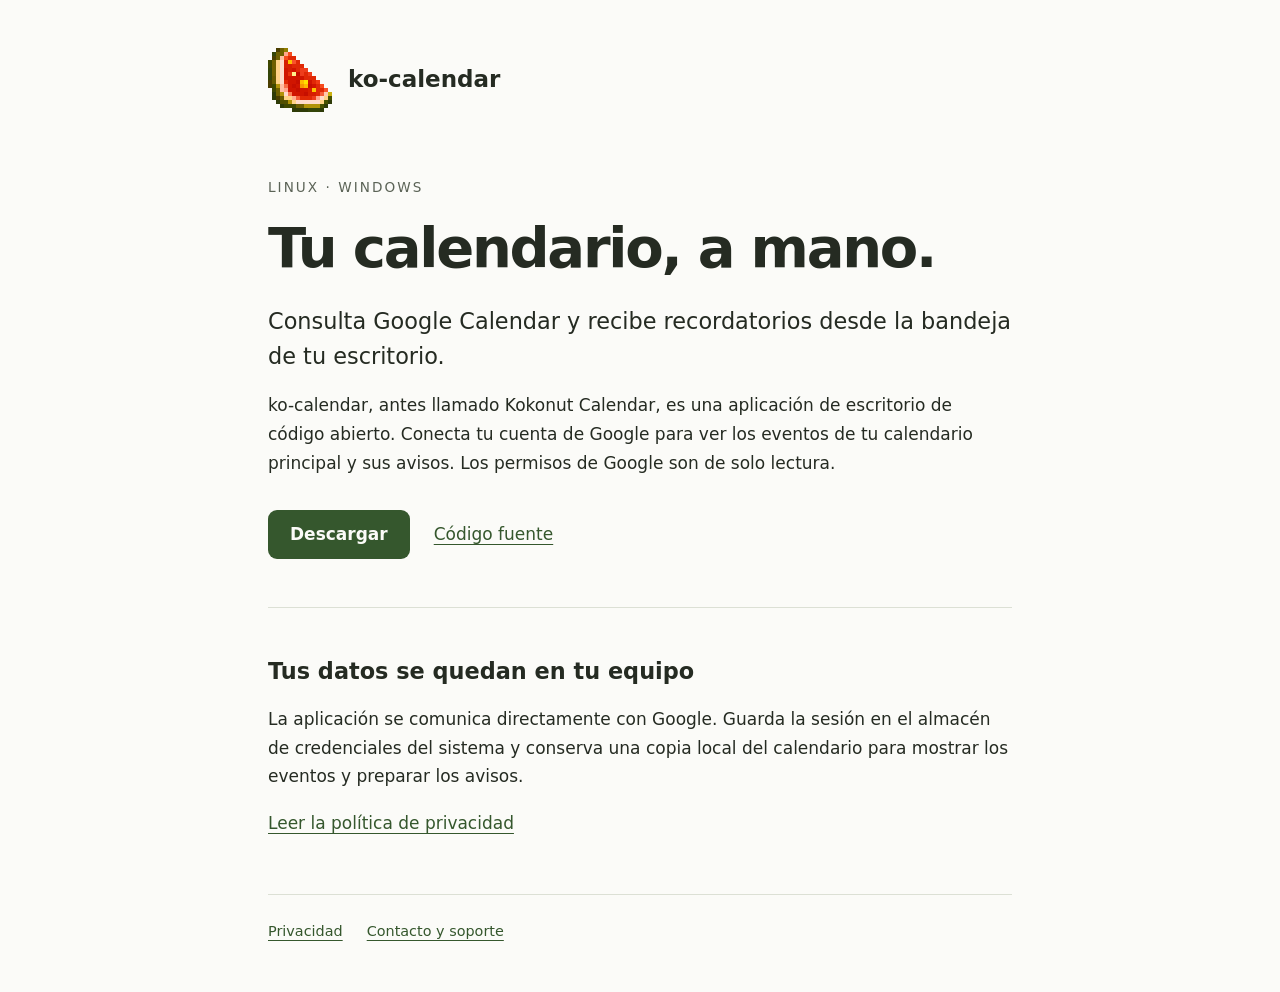
<file: index.html>
<!doctype html>
<html lang="es">
<head>
  <meta charset="utf-8">
  <meta name="google-site-verification" content="rOYcxonSYD95dlOX9iKkGskVEtkLHOrPPOApclwR4SQ">
  <meta name="viewport" content="width=device-width, initial-scale=1">
  <meta name="description" content="Calendario con Google para escritorios Linux y Windows. Consulta tus eventos y recibe recordatorios desde la bandeja del sistema.">
  <title>ko-calendar · Calendario con Google</title>
  <link rel="icon" href="icon.png">
  <link rel="stylesheet" href="style.css">
</head>
<body>
  <main>
    <header><img src="icon.png" width="64" height="64" alt=""><span>ko-calendar</span></header>
    <p class="eyebrow">Linux · Windows</p>
    <h1>Tu calendario, a mano.</h1>
    <p class="intro">Consulta Google Calendar y recibe recordatorios desde la bandeja de tu escritorio.</p>
    <p>ko-calendar, antes llamado Kokonut Calendar, es una aplicación de escritorio de código abierto. Conecta tu cuenta de Google para ver los eventos de tu calendario principal y sus avisos. Los permisos de Google son de solo lectura.</p>
    <nav aria-label="Enlaces principales"><a class="button" href="https://github.com/Anemone3/ko-calendar/releases/latest">Descargar</a><a href="https://github.com/Anemone3/ko-calendar">Código fuente</a></nav>
    <section>
      <h2>Tus datos se quedan en tu equipo</h2>
      <p>La aplicación se comunica directamente con Google. Guarda la sesión en el almacén de credenciales del sistema y conserva una copia local del calendario para mostrar los eventos y preparar los avisos.</p>
      <a href="privacy.html">Leer la política de privacidad</a>
    </section>
    <footer><a href="privacy.html">Privacidad</a><a href="mailto:castanedajair133@gmail.com">Contacto y soporte</a></footer>
  </main>
</body>
</html>
</file>
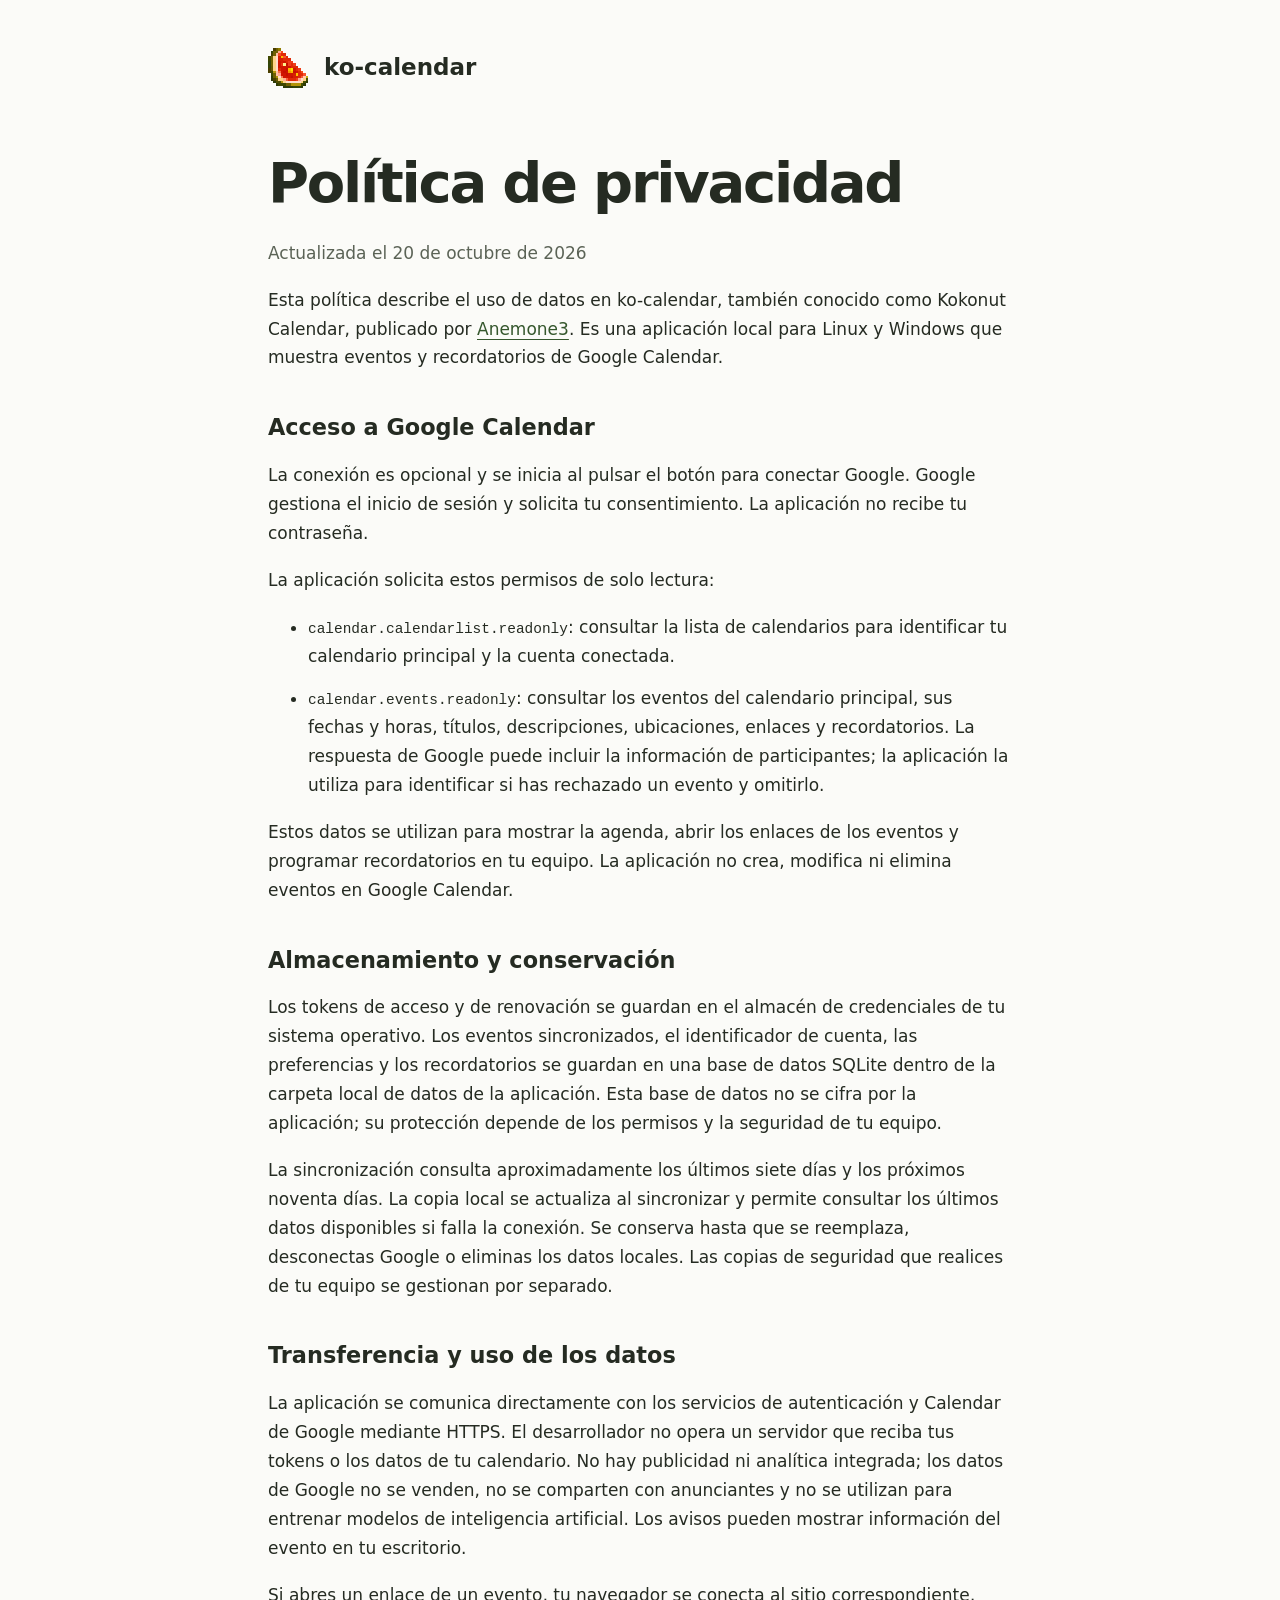
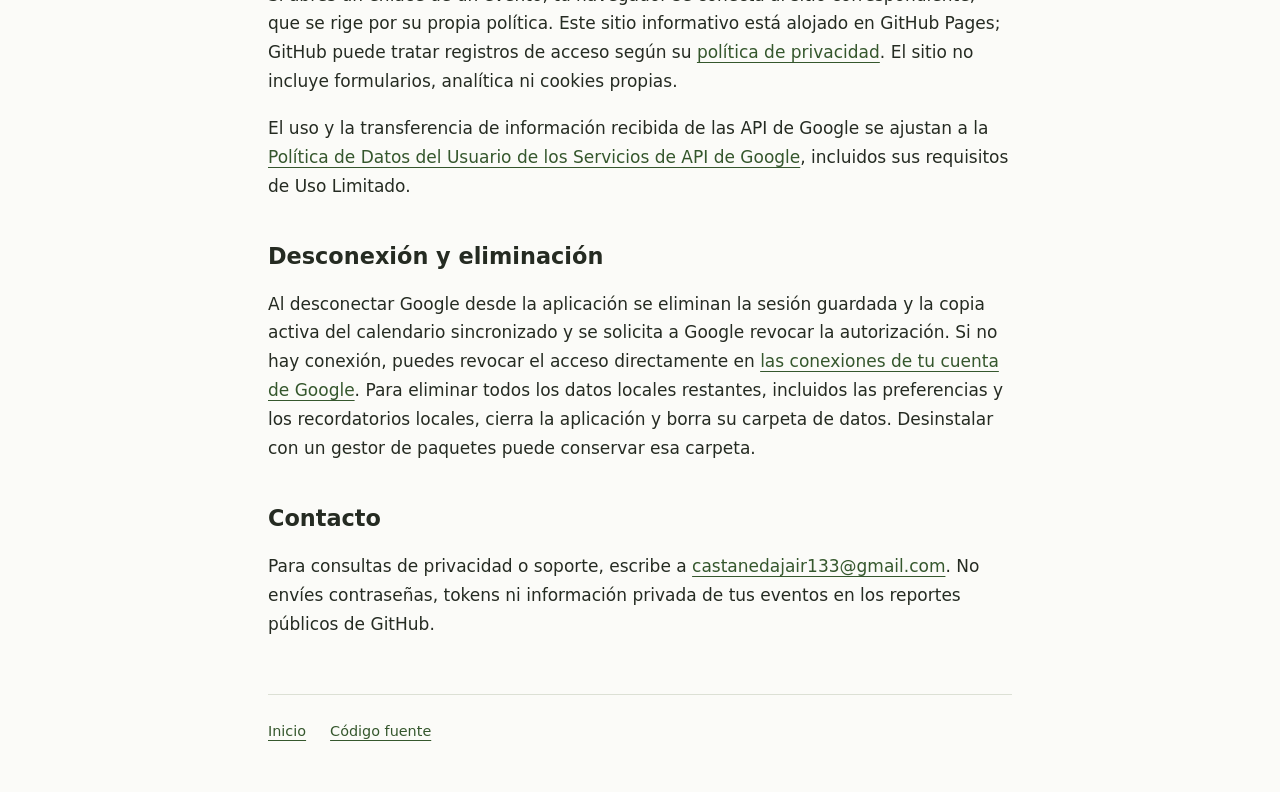
<file: privacy.html>
<!doctype html>
<html lang="es">
<head>
  <meta charset="utf-8">
  <meta name="viewport" content="width=device-width, initial-scale=1">
  <title>Privacidad · ko-calendar</title>
  <link rel="icon" href="icon.png">
  <link rel="stylesheet" href="style.css">
</head>
<body>
  <main>
    <header><img src="icon.png" width="40" height="40" alt=""><a href="./">ko-calendar</a></header>
    <h1>Política de privacidad</h1>
    <p class="muted">Actualizada el 20 de octubre de 2026</p>
    <p>Esta política describe el uso de datos en ko-calendar, también conocido como Kokonut Calendar, publicado por <a href="https://github.com/Anemone3">Anemone3</a>. Es una aplicación local para Linux y Windows que muestra eventos y recordatorios de Google Calendar.</p>
    <h2>Acceso a Google Calendar</h2>
    <p>La conexión es opcional y se inicia al pulsar el botón para conectar Google. Google gestiona el inicio de sesión y solicita tu consentimiento. La aplicación no recibe tu contraseña.</p>
    <p>La aplicación solicita estos permisos de solo lectura:</p>
    <ul>
      <li><code>calendar.calendarlist.readonly</code>: consultar la lista de calendarios para identificar tu calendario principal y la cuenta conectada.</li>
      <li><code>calendar.events.readonly</code>: consultar los eventos del calendario principal, sus fechas y horas, títulos, descripciones, ubicaciones, enlaces y recordatorios. La respuesta de Google puede incluir la información de participantes; la aplicación la utiliza para identificar si has rechazado un evento y omitirlo.</li>
    </ul>
    <p>Estos datos se utilizan para mostrar la agenda, abrir los enlaces de los eventos y programar recordatorios en tu equipo. La aplicación no crea, modifica ni elimina eventos en Google Calendar.</p>
    <h2>Almacenamiento y conservación</h2>
    <p>Los tokens de acceso y de renovación se guardan en el almacén de credenciales de tu sistema operativo. Los eventos sincronizados, el identificador de cuenta, las preferencias y los recordatorios se guardan en una base de datos SQLite dentro de la carpeta local de datos de la aplicación. Esta base de datos no se cifra por la aplicación; su protección depende de los permisos y la seguridad de tu equipo.</p>
    <p>La sincronización consulta aproximadamente los últimos siete días y los próximos noventa días. La copia local se actualiza al sincronizar y permite consultar los últimos datos disponibles si falla la conexión. Se conserva hasta que se reemplaza, desconectas Google o eliminas los datos locales. Las copias de seguridad que realices de tu equipo se gestionan por separado.</p>
    <h2>Transferencia y uso de los datos</h2>
    <p>La aplicación se comunica directamente con los servicios de autenticación y Calendar de Google mediante HTTPS. El desarrollador no opera un servidor que reciba tus tokens o los datos de tu calendario. No hay publicidad ni analítica integrada; los datos de Google no se venden, no se comparten con anunciantes y no se utilizan para entrenar modelos de inteligencia artificial. Los avisos pueden mostrar información del evento en tu escritorio.</p>
    <p>Si abres un enlace de un evento, tu navegador se conecta al sitio correspondiente, que se rige por su propia política. Este sitio informativo está alojado en GitHub Pages; GitHub puede tratar registros de acceso según su <a href="https://docs.github.com/en/site-policy/privacy-policies/github-general-privacy-statement">política de privacidad</a>. El sitio no incluye formularios, analítica ni cookies propias.</p>
    <p>El uso y la transferencia de información recibida de las API de Google se ajustan a la <a href="https://developers.google.com/terms/api-services-user-data-policy">Política de Datos del Usuario de los Servicios de API de Google</a>, incluidos sus requisitos de Uso Limitado.</p>
    <h2>Desconexión y eliminación</h2>
    <p>Al desconectar Google desde la aplicación se eliminan la sesión guardada y la copia activa del calendario sincronizado y se solicita a Google revocar la autorización. Si no hay conexión, puedes revocar el acceso directamente en <a href="https://myaccount.google.com/connections">las conexiones de tu cuenta de Google</a>. Para eliminar todos los datos locales restantes, incluidos las preferencias y los recordatorios locales, cierra la aplicación y borra su carpeta de datos. Desinstalar con un gestor de paquetes puede conservar esa carpeta.</p>
    <h2>Contacto</h2>
    <p>Para consultas de privacidad o soporte, escribe a <a href="mailto:castanedajair133@gmail.com">castanedajair133@gmail.com</a>. No envíes contraseñas, tokens ni información privada de tus eventos en los reportes públicos de GitHub.</p>
    <footer><a href="./">Inicio</a><a href="https://github.com/Anemone3/ko-calendar">Código fuente</a></footer>
  </main>
</body>
</html>
</file>
<file: style.css>
:root{color-scheme:light dark;--background:#fbfbf8;--text:#252b22;--muted:#5b6356;--line:#dce0d5;--accent:#35572d}*{box-sizing:border-box}body{margin:0;background:var(--background);color:var(--text);font:17px/1.7 system-ui,sans-serif}main{max-width:800px;margin:auto;padding:48px 28px}header{display:flex;align-items:center;gap:16px;font-size:23px;font-weight:650;margin-bottom:64px}header img{image-rendering:pixelated}header a{text-decoration:none;color:inherit}h1{font-size:clamp(2.2rem,7vw,3.5rem);line-height:1.12;letter-spacing:-.04em;margin:16px 0 24px}h2{font-size:1.4rem;line-height:1.35;margin-top:40px}p{margin:18px 0}.intro{font-size:1.4rem;line-height:1.55}.eyebrow,.muted{color:var(--muted)}.eyebrow{font-size:.85rem;text-transform:uppercase;letter-spacing:.15em}a{color:var(--accent);text-underline-offset:4px}a:hover{text-decoration-thickness:2px}nav,footer{display:flex;align-items:center;gap:24px;flex-wrap:wrap}nav{margin:32px 0 48px}.button{display:inline-block;padding:10px 22px;background:var(--accent);color:var(--background);border-radius:9px;text-decoration:none;font-weight:600}section{border-top:1px solid var(--line);padding-top:8px}footer{border-top:1px solid var(--line);margin-top:56px;padding-top:24px;font-size:.9rem}li{margin:14px 0}code{font-size:.85em;overflow-wrap:anywhere}@media(prefers-color-scheme:dark){:root{--background:#171b15;--text:#e5eadf;--muted:#adb8a5;--line:#343d2e;--accent:#b5d69c}}@media(max-width:500px){main{padding:28px 22px}header{margin-bottom:42px}}
</file>
